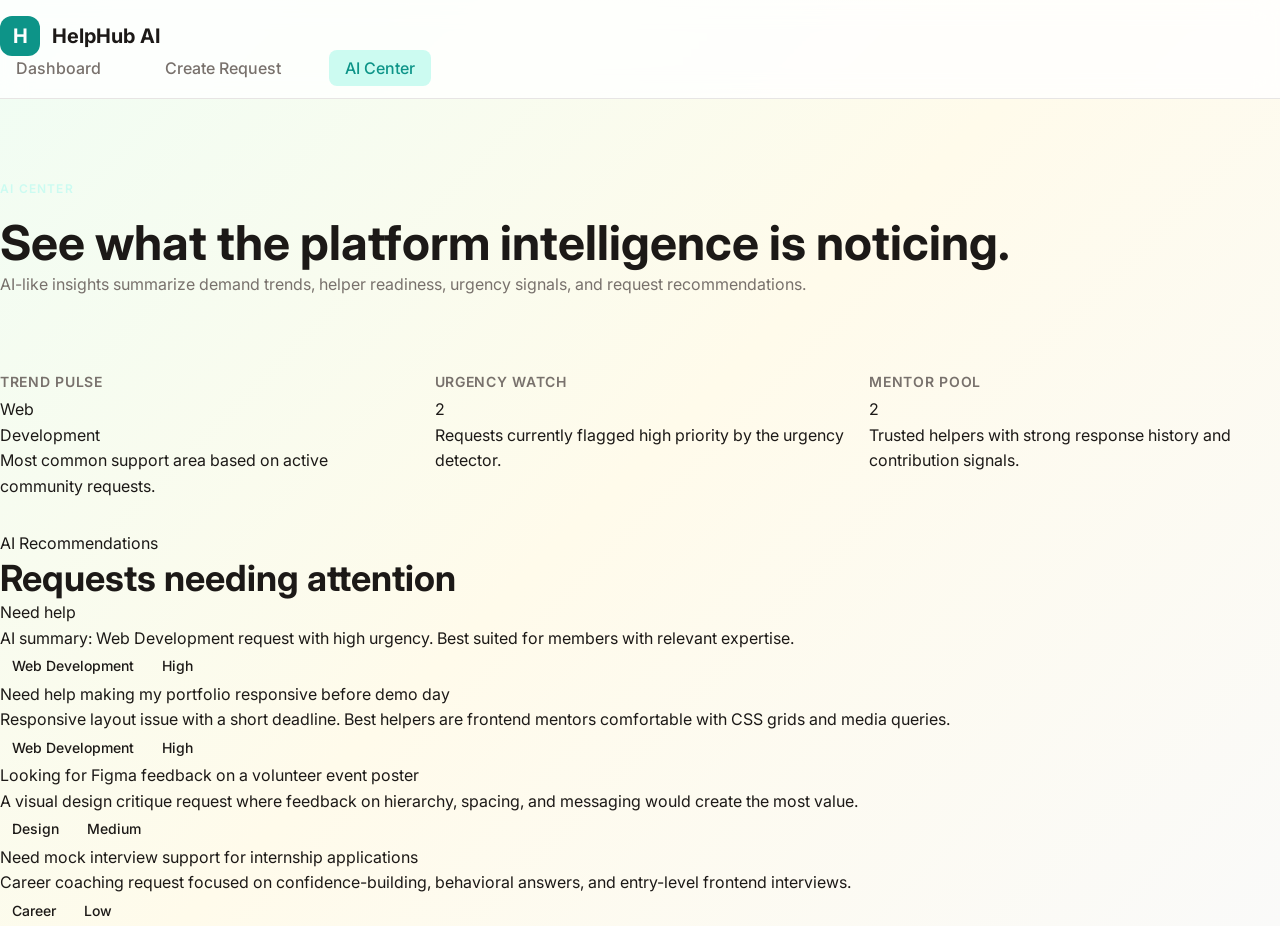
<file: platform.html>
<!DOCTYPE html>
<html lang="en">
<head>
    <meta charset="UTF-8">
    <meta name="viewport" content="width=device-width, initial-scale=1.0">
    <title>HelpHub AI - AI Center</title>
    <link href="https://fonts.googleapis.com/css2?family=Inter:wght@300;400;500;600;700;800&display=swap" rel="stylesheet">
    <link rel="stylesheet" href="style.css">
<base target="_blank">
</head>
<body>
    <!-- Navigation -->
    <nav class="navbar">
        <div class="nav-left">
            <a href="#" class="logo">
                <div class="logo-icon">H</div>
                <span>HelpHub AI</span>
            </a>
        </div>
        <ul class="nav-links">
            <li><a href="./profile.html">Dashboard</a></li>
            <li><a href="./create-rec.html">Create Request</a></li>
            <li><a href="./platform.html" class="active">AI Center</a></li>
        </ul>
    </nav>

    <!-- Hero Section -->
    <section class="hero">
        <div class="hero-label">AI Center</div>
        <h1 class="hero-title">See what the platform intelligence is noticing.</h1>
        <p class="hero-desc">AI-like insights summarize demand trends, helper readiness, urgency signals, and request recommendations.</p>
    </section>

    <!-- Stats Grid -->
    <section class="stats-section">
        <div class="stats-grid">
            <div class="stat-card animate-in">
                <div class="stat-label">Trend Pulse</div>
                <div class="stat-value">Web<br>Development</div>
                <div class="stat-desc">Most common support area based on active community requests.</div>
            </div>
            <div class="stat-card animate-in delay-1">
                <div class="stat-label">Urgency Watch</div>
                <div class="stat-value stat-value-small">2</div>
                <div class="stat-desc">Requests currently flagged high priority by the urgency detector.</div>
            </div>
            <div class="stat-card animate-in delay-2">
                <div class="stat-label">Mentor Pool</div>
                <div class="stat-value stat-value-small">2</div>
                <div class="stat-desc">Trusted helpers with strong response history and contribution signals.</div>
            </div>
        </div>
    </section>

    <!-- Recommendations -->
    <section class="recommendations">
        <div class="rec-card animate-in delay-1">
            <div class="rec-label">AI Recommendations</div>
            <h2 class="rec-title">Requests needing attention</h2>

            <div class="request-item">
                <div class="request-item-title">Need help</div>
                <div class="request-item-desc">AI summary: Web Development request with high urgency. Best suited for members with relevant expertise.</div>
                <div class="request-tags">
                    <span class="tag tag-category">Web Development</span>
                    <span class="tag tag-urgency-high">High</span>
                </div>
            </div>

            <div class="request-item">
                <div class="request-item-title">Need help making my portfolio responsive before demo day</div>
                <div class="request-item-desc">Responsive layout issue with a short deadline. Best helpers are frontend mentors comfortable with CSS grids and media queries.</div>
                <div class="request-tags">
                    <span class="tag tag-category">Web Development</span>
                    <span class="tag tag-urgency-high">High</span>
                </div>
            </div>

            <div class="request-item">
                <div class="request-item-title">Looking for Figma feedback on a volunteer event poster</div>
                <div class="request-item-desc">A visual design critique request where feedback on hierarchy, spacing, and messaging would create the most value.</div>
                <div class="request-tags">
                    <span class="tag tag-category">Design</span>
                    <span class="tag tag-urgency-medium">Medium</span>
                </div>
            </div>

            <div class="request-item">
                <div class="request-item-title">Need mock interview support for internship applications</div>
                <div class="request-item-desc">Career coaching request focused on confidence-building, behavioral answers, and entry-level frontend interviews.</div>
                <div class="request-tags">
                    <span class="tag tag-category">Career</span>
                    <span class="tag tag-urgency-low">Low</span>
                </div>
            </div>
        </div>
    </section>

    <script>
        // Intersection Observer for scroll animations
        const observer = new IntersectionObserver((entries) => {
            entries.forEach(entry => {
                if (entry.isIntersecting) {
                    entry.target.style.opacity = '1';
                    entry.target.style.transform = 'translateY(0)';
                }
            });
        }, { threshold: 0.1 });

        document.querySelectorAll('.stat-card, .rec-card, .request-item').forEach((el, index) => {
            el.style.opacity = '0';
            el.style.transform = 'translateY(20px)';
            el.style.transition = `all 0.6s ease ${index * 0.1}s`;
            observer.observe(el);
        });

        // Counter animation
        function animateValue(element, start, end, duration) {
            let startTimestamp = null;
            const step = (timestamp) => {
                if (!startTimestamp) startTimestamp = timestamp;
                const progress = Math.min((timestamp - startTimestamp) / duration, 1);
                const value = Math.floor(progress * (end - start) + start);
                element.innerHTML = value + (element.innerHTML.includes('<br>') ? '' : '');
                if (progress < 1) window.requestAnimationFrame(step);
            };
            window.requestAnimationFrame(step);
        }

        const statsObserver = new IntersectionObserver((entries) => {
            entries.forEach(entry => {
                if (entry.isIntersecting) {
                    const counters = entry.target.querySelectorAll('.stat-value-small');
                    counters.forEach((counter, index) => {
                        setTimeout(() => {
                            animateValue(counter, 0, 2, 1000);
                        }, index * 200);
                    });
                    statsObserver.unobserve(entry.target);
                }
            });
        }, { threshold: 0.5 });

        const statsGrid = document.querySelector('.stats-grid');
        if (statsGrid) statsObserver.observe(statsGrid);
    </script>
</body>
</html>
</file>
<file: style.css>
/* ============================================
   HELPHUB AI - COMPLETE STYLESHEET
   ============================================ */

/* CSS Variables */
:root {
    --primary: #0d9488;
    --primary-dark: #0f766e;
    --primary-light: #ccfbf1;
    --secondary: #f59e0b;
    --dark: #1c1917;
    --dark-card: #292524;
    --text-primary: #1c1917;
    --text-secondary: #78716c;
    --text-light: #a8a29e;
    --bg-primary: #fafaf9;
    --bg-secondary: #f5f5f4;
    --bg-card: #ffffff;
    --border: #e7e5e4;
    --success: #10b981;
    --success-bg: #d1fae5;
    --warning: #f59e0b;
    --warning-bg: #fef3c7;
    --danger: #ef4444;
    --danger-bg: #fee2e2;
    --info: #3b82f6;
    --info-bg: #dbeafe;
    --radius-sm: 8px;
    --radius-md: 12px;
    --radius-lg: 16px;
    --radius-xl: 24px;
    --shadow-sm: 0 1px 2px 0 rgb(0 0 0 / 0.05);
    --shadow-md: 0 4px 6px -1px rgb(0 0 0 / 0.1);
    --shadow-lg: 0 10px 15px -3px rgb(0 0 0 / 0.1);
    --transition: all 0.3s ease;
}

/* Reset & Base */
* {
    margin: 0;
    padding: 0;
    box-sizing: border-box;
}

html {
    scroll-behavior: smooth;
}

body {
    font-family: 'Inter', -apple-system, BlinkMacSystemFont, 'Segoe UI', Roboto, sans-serif;
    background: linear-gradient(135deg, #f0fdf4 0%, #fffbeb 50%, #fafaf9 100%);
    color: var(--text-primary);
    line-height: 1.6;
    min-height: 100vh;
}

/* Typography */
h1, h2, h3, h4 {
    font-weight: 700;
    line-height: 1.2;
    color: var(--text-primary);
}

h1 { font-size: 3rem; }
h2 { font-size: 2.25rem; }
h3 { font-size: 1.5rem; }
h4 { font-size: 1.25rem; }

p {
    color: var(--text-secondary);
    line-height: 1.7;
}

a {
    text-decoration: none;
    color: inherit;
    transition: var(--transition);
}

/* Layout */
.container {
    max-width: 1200px;
    margin: 0 auto;
    padding: 0 24px;
}

.grid {
    display: grid;
    gap: 24px;
}

.flex {
    display: flex;
    align-items: center;
}

.flex-between {
    display: flex;
    justify-content: space-between;
    align-items: center;
}

/* Navigation */
.navbar {
    background: rgba(255, 255, 255, 0.8);
    backdrop-filter: blur(12px);
    border-bottom: 1px solid var(--border);
    padding: 16px 0;
    position: sticky;
    top: 0;
    z-index: 100;
}

.navbar .container {
    display: flex;
    justify-content: space-between;
    align-items: center;
}

.logo {
    display: flex;
    align-items: center;
    gap: 12px;
    font-weight: 700;
    font-size: 1.25rem;
}

.logo-icon {
    width: 40px;
    height: 40px;
    background: var(--primary);
    color: white;
    border-radius: var(--radius-md);
    display: flex;
    align-items: center;
    justify-content: center;
    font-weight: 700;
}

.nav-links {
    display: flex;
    gap: 32px;
    list-style: none;
}

.nav-links a {
    color: var(--text-secondary);
    font-weight: 500;
    padding: 8px 16px;
    border-radius: var(--radius-sm);
    transition: var(--transition);
}

.nav-links a:hover,
.nav-links a.active {
    color: var(--primary);
    background: var(--primary-light);
}

.nav-cta {
    background: var(--primary);
    color: white !important;
    padding: 10px 24px !important;
    border-radius: var(--radius-lg) !important;
}

.nav-cta:hover {
    background: var(--primary-dark);
    transform: translateY(-2px);
    box-shadow: var(--shadow-md);
}

/* Hero Section */
.hero {
    padding: 80px 0 40px;
}

.hero-banner {
    background: var(--dark-card);
    color: white;
    padding: 48px;
    border-radius: var(--radius-xl);
    margin-bottom: 40px;
    position: relative;
    overflow: hidden;
}

.hero-banner::before {
    content: '';
    position: absolute;
    top: -50%;
    right: -10%;
    width: 400px;
    height: 400px;
    background: radial-gradient(circle, rgba(13, 148, 136, 0.3) 0%, transparent 70%);
    border-radius: 50%;
}

.hero-label {
    font-size: 0.75rem;
    text-transform: uppercase;
    letter-spacing: 0.1em;
    color: var(--primary-light);
    margin-bottom: 16px;
    font-weight: 600;
}

.hero-banner h1 {
    color: white;
    font-size: 3.5rem;
    margin-bottom: 16px;
    max-width: 700px;
}

.hero-banner p {
    color: var(--text-light);
    font-size: 1.125rem;
    max-width: 600px;
}

/* Cards */
.card {
    background: var(--bg-card);
    border-radius: var(--radius-lg);
    padding: 32px;
    box-shadow: var(--shadow-sm);
    border: 1px solid var(--border);
    transition: var(--transition);
}

.card:hover {
    box-shadow: var(--shadow-md);
    transform: translateY(-2px);
}

.card-header {
    margin-bottom: 24px;
}

.card-label {
    font-size: 0.75rem;
    text-transform: uppercase;
    letter-spacing: 0.1em;
    color: var(--primary);
    font-weight: 700;
    margin-bottom: 8px;
}

/* Buttons */
.btn {
    display: inline-flex;
    align-items: center;
    justify-content: center;
    gap: 8px;
    padding: 12px 24px;
    border-radius: var(--radius-lg);
    font-weight: 600;
    font-size: 0.95rem;
    cursor: pointer;
    border: none;
    transition: var(--transition);
}

.btn-primary {
    background: var(--primary);
    color: white;
}

.btn-primary:hover {
    background: var(--primary-dark);
    transform: translateY(-2px);
    box-shadow: 0 4px 12px rgba(13, 148, 136, 0.3);
}

.btn-secondary {
    background: white;
    color: var(--text-primary);
    border: 1px solid var(--border);
}

.btn-secondary:hover {
    background: var(--bg-secondary);
    border-color: var(--primary);
}

.btn-outline {
    background: transparent;
    color: var(--primary);
    border: 1px solid var(--primary);
}

.btn-outline:hover {
    background: var(--primary-light);
}

.btn-ghost {
    background: transparent;
    color: var(--text-secondary);
}

.btn-ghost:hover {
    background: var(--bg-secondary);
    color: var(--text-primary);
}

/* Tags & Badges */
.tag {
    display: inline-flex;
    align-items: center;
    padding: 4px 12px;
    border-radius: 100px;
    font-size: 0.875rem;
    font-weight: 500;
}

.tag-primary {
    background: var(--primary-light);
    color: var(--primary-dark);
}

.tag-success {
    background: var(--success-bg);
    color: var(--success);
}

.tag-warning {
    background: var(--warning-bg);
    color: var(--warning);
}

.tag-danger {
    background: var(--danger-bg);
    color: var(--danger);
}

.tag-info {
    background: var(--info-bg);
    color: var(--info);
}

.tag-outline {
    background: transparent;
    border: 1px solid var(--border);
    color: var(--text-secondary);
}

/* Forms */
.form-group {
    margin-bottom: 24px;
}

.form-label {
    display: block;
    font-weight: 600;
    margin-bottom: 8px;
    color: var(--text-primary);
    font-size: 0.875rem;
}

.form-input,
.form-select,
.form-textarea {
    width: 100%;
    padding: 12px 16px;
    border: 1px solid var(--border);
    border-radius: var(--radius-md);
    font-size: 1rem;
    font-family: inherit;
    transition: var(--transition);
    background: white;
}

.form-input:focus,
.form-select:focus,
.form-textarea:focus {
    outline: none;
    border-color: var(--primary);
    box-shadow: 0 0 0 3px rgba(13, 148, 136, 0.1);
}

.form-textarea {
    resize: vertical;
    min-height: 120px;
}

/* Stats Grid */
.stats-grid {
    display: grid;
    grid-template-columns: repeat(3, 1fr);
    gap: 24px;
    margin: 32px 0;
}

.stat-card {
    text-align: left;
}

.stat-number {
    font-size: 2.5rem;
    font-weight: 800;
    color: var(--text-primary);
    line-height: 1;
    margin-bottom: 8px;
}

.stat-label {
    font-size: 0.875rem;
    color: var(--text-secondary);
    font-weight: 600;
    text-transform: uppercase;
    letter-spacing: 0.05em;
    margin-bottom: 4px;
}

/* Feature Cards */
.features-grid {
    display: grid;
    grid-template-columns: repeat(3, 1fr);
    gap: 24px;
    margin: 40px 0;
}

.feature-card {
    padding: 32px;
    background: var(--bg-card);
    border-radius: var(--radius-lg);
    border: 1px solid var(--border);
}

.feature-card h3 {
    margin-bottom: 12px;
    font-size: 1.125rem;
}

/* Request Cards */
.request-card {
    background: var(--bg-card);
    border-radius: var(--radius-lg);
    padding: 24px;
    margin-bottom: 16px;
    border: 1px solid var(--border);
    transition: var(--transition);
}

.request-card:hover {
    box-shadow: var(--shadow-md);
    transform: translateY(-2px);
}

.request-header {
    display: flex;
    gap: 8px;
    margin-bottom: 12px;
    flex-wrap: wrap;
}

.request-title {
    font-size: 1.125rem;
    font-weight: 700;
    margin-bottom: 8px;
    color: var(--text-primary);
}

.request-desc {
    color: var(--text-secondary);
    margin-bottom: 16px;
    font-size: 0.95rem;
}

.request-footer {
    display: flex;
    justify-content: space-between;
    align-items: center;
    margin-top: 16px;
    padding-top: 16px;
    border-top: 1px solid var(--border);
}

.request-author {
    display: flex;
    align-items: center;
    gap: 8px;
    font-weight: 600;
    font-size: 0.875rem;
}

.request-meta {
    color: var(--text-light);
    font-size: 0.875rem;
}

/* Two Column Layout */
.two-col {
    display: grid;
    grid-template-columns: 1fr 1fr;
    gap: 32px;
    align-items: start;
}

/* Sidebar */
.sidebar {
    background: var(--bg-card);
    border-radius: var(--radius-lg);
    padding: 32px;
    border: 1px solid var(--border);
    height: fit-content;
}

.sidebar-title {
    font-size: 1.5rem;
    margin-bottom: 24px;
}

/* Feed Layout */
.feed-layout {
    display: grid;
    grid-template-columns: 320px 1fr;
    gap: 32px;
    align-items: start;
}

/* Filters */
.filter-group {
    margin-bottom: 24px;
}

.filter-label {
    font-size: 0.875rem;
    font-weight: 600;
    color: var(--text-secondary);
    margin-bottom: 8px;
    display: block;
}

/* AI Panel */
.ai-panel {
    background: var(--dark-card);
    color: white;
    border-radius: var(--radius-lg);
    padding: 32px;
}

.ai-panel h3 {
    color: white;
    margin-bottom: 8px;
}

.ai-panel p {
    color: var(--text-light);
    font-size: 0.875rem;
}

/* Progress Bar */
.progress-bar {
    width: 100%;
    height: 8px;
    background: var(--bg-secondary);
    border-radius: 100px;
    overflow: hidden;
    margin: 8px 0;
}

.progress-fill {
    height: 100%;
    background: linear-gradient(90deg, var(--secondary), var(--primary));
    border-radius: 100px;
    transition: width 0.6s ease;
}

/* Avatar */
.avatar {
    width: 40px;
    height: 40px;
    border-radius: 50%;
    background: linear-gradient(135deg, var(--primary), var(--secondary));
    display: flex;
    align-items: center;
    justify-content: center;
    color: white;
    font-weight: 700;
    font-size: 0.875rem;
    flex-shrink: 0;
}

.avatar-sm {
    width: 32px;
    height: 32px;
    font-size: 0.75rem;
}

.avatar-lg {
    width: 56px;
    height: 56px;
    font-size: 1.25rem;
}

/* Leaderboard */
.leaderboard-item {
    display: flex;
    align-items: center;
    gap: 16px;
    padding: 16px;
    background: var(--bg-card);
    border-radius: var(--radius-md);
    margin-bottom: 12px;
    border: 1px solid var(--border);
}

.leaderboard-rank {
    font-size: 1.25rem;
    font-weight: 800;
    color: var(--primary);
    min-width: 40px;
}

.leaderboard-info {
    flex: 1;
}

.leaderboard-name {
    font-weight: 700;
    margin-bottom: 4px;
}

.leaderboard-skills {
    font-size: 0.875rem;
    color: var(--text-secondary);
}

.leaderboard-score {
    text-align: right;
}

.score-value {
    font-size: 1.25rem;
    font-weight: 800;
    color: var(--text-primary);
}

.score-label {
    font-size: 0.75rem;
    color: var(--text-light);
}

/* Messages */
.message-list {
    background: var(--bg-card);
    border-radius: var(--radius-lg);
    padding: 24px;
    border: 1px solid var(--border);
}

.message-item {
    padding: 16px;
    border-bottom: 1px solid var(--border);
    cursor: pointer;
    transition: var(--transition);
}

.message-item:hover {
    background: var(--bg-secondary);
    border-radius: var(--radius-md);
}

.message-item:last-child {
    border-bottom: none;
}

.message-header {
    display: flex;
    justify-content: space-between;
    margin-bottom: 8px;
}

.message-sender {
    font-weight: 700;
    font-size: 0.95rem;
}

.message-time {
    font-size: 0.875rem;
    color: var(--primary);
    font-weight: 600;
}

.message-preview {
    color: var(--text-secondary);
    font-size: 0.9rem;
    line-height: 1.5;
}

/* Notifications */
.notification-item {
    display: flex;
    justify-content: space-between;
    align-items: center;
    padding: 20px;
    background: var(--bg-card);
    border-radius: var(--radius-md);
    margin-bottom: 12px;
    border: 1px solid var(--border);
    transition: var(--transition);
}

.notification-item:hover {
    background: var(--bg-secondary);
}

.notification-content h4 {
    font-size: 0.95rem;
    margin-bottom: 4px;
}

.notification-content p {
    font-size: 0.875rem;
    color: var(--text-light);
}

.notification-status {
    padding: 4px 12px;
    border-radius: 100px;
    font-size: 0.75rem;
    font-weight: 600;
    text-transform: uppercase;
}

.status-unread {
    background: var(--primary-light);
    color: var(--primary-dark);
}

.status-read {
    background: var(--bg-secondary);
    color: var(--text-light);
}

/* Page Header */
.page-header {
    margin-bottom: 40px;
}

.page-label {
    font-size: 0.75rem;
    text-transform: uppercase;
    letter-spacing: 0.1em;
    color: var(--primary);
    font-weight: 700;
    margin-bottom: 12px;
}

/* Empty State */
.empty-state {
    text-align: center;
    padding: 60px 20px;
    color: var(--text-secondary);
}

.empty-state-icon {
    font-size: 3rem;
    margin-bottom: 16px;
    opacity: 0.5;
}

/* Animations */
@keyframes fadeIn {
    from { opacity: 0; transform: translateY(10px); }
    to { opacity: 1; transform: translateY(0); }
}

.animate-fade-in {
    animation: fadeIn 0.5s ease forwards;
}

/* Responsive */
@media (max-width: 968px) {
    .two-col,
    .feed-layout {
        grid-template-columns: 1fr;
    }
    
    .features-grid,
    .stats-grid {
        grid-template-columns: 1fr;
    }
    
    .hero-banner h1 {
        font-size: 2rem;
    }
    
    .nav-links {
        display: none;
    }
}

/* Utility Classes */
.mt-1 { margin-top: 8px; }
.mt-2 { margin-top: 16px; }
.mt-3 { margin-top: 24px; }
.mt-4 { margin-top: 32px; }

.mb-1 { margin-bottom: 8px; }
.mb-2 { margin-bottom: 16px; }
.mb-3 { margin-bottom: 24px; }
.mb-4 { margin-bottom: 32px; }

.text-center { text-align: center; }
.text-right { text-align: right; }

.w-full { width: 100%; }

.hidden { display: none; }
</file>
